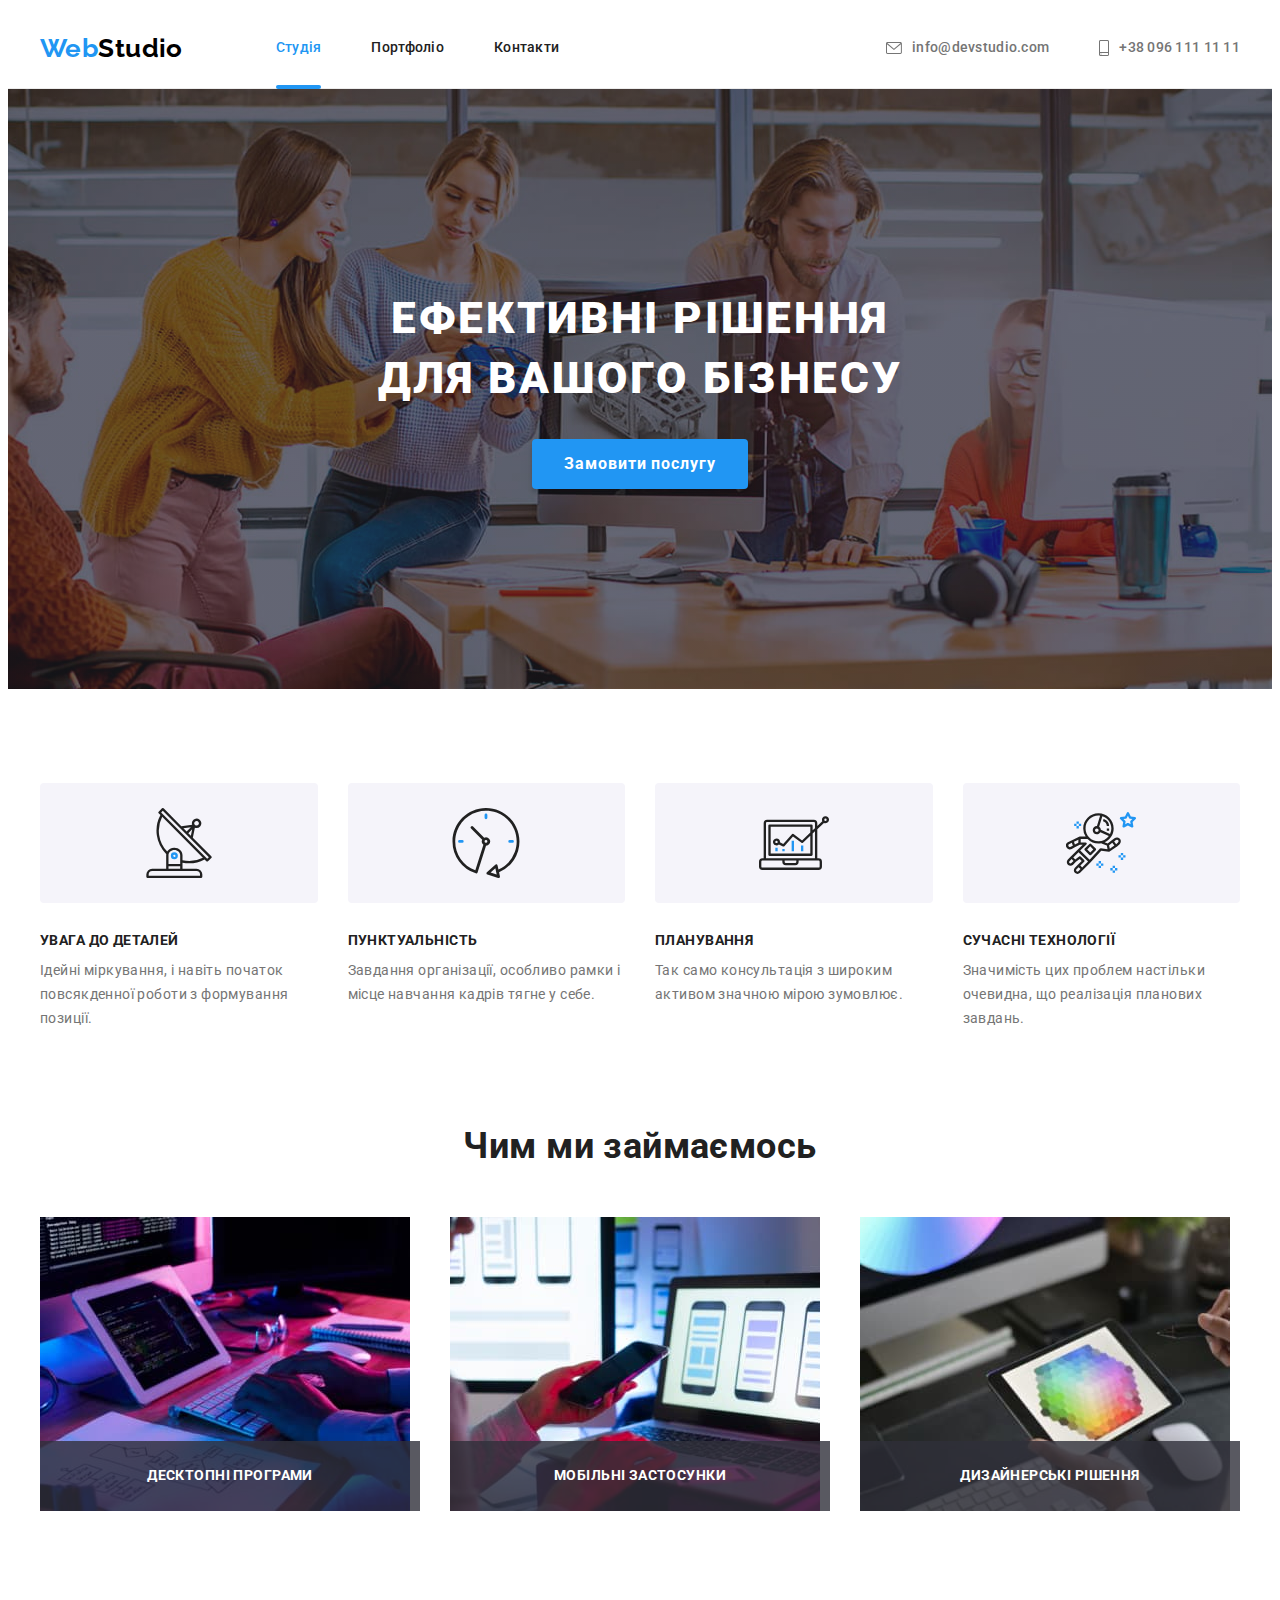
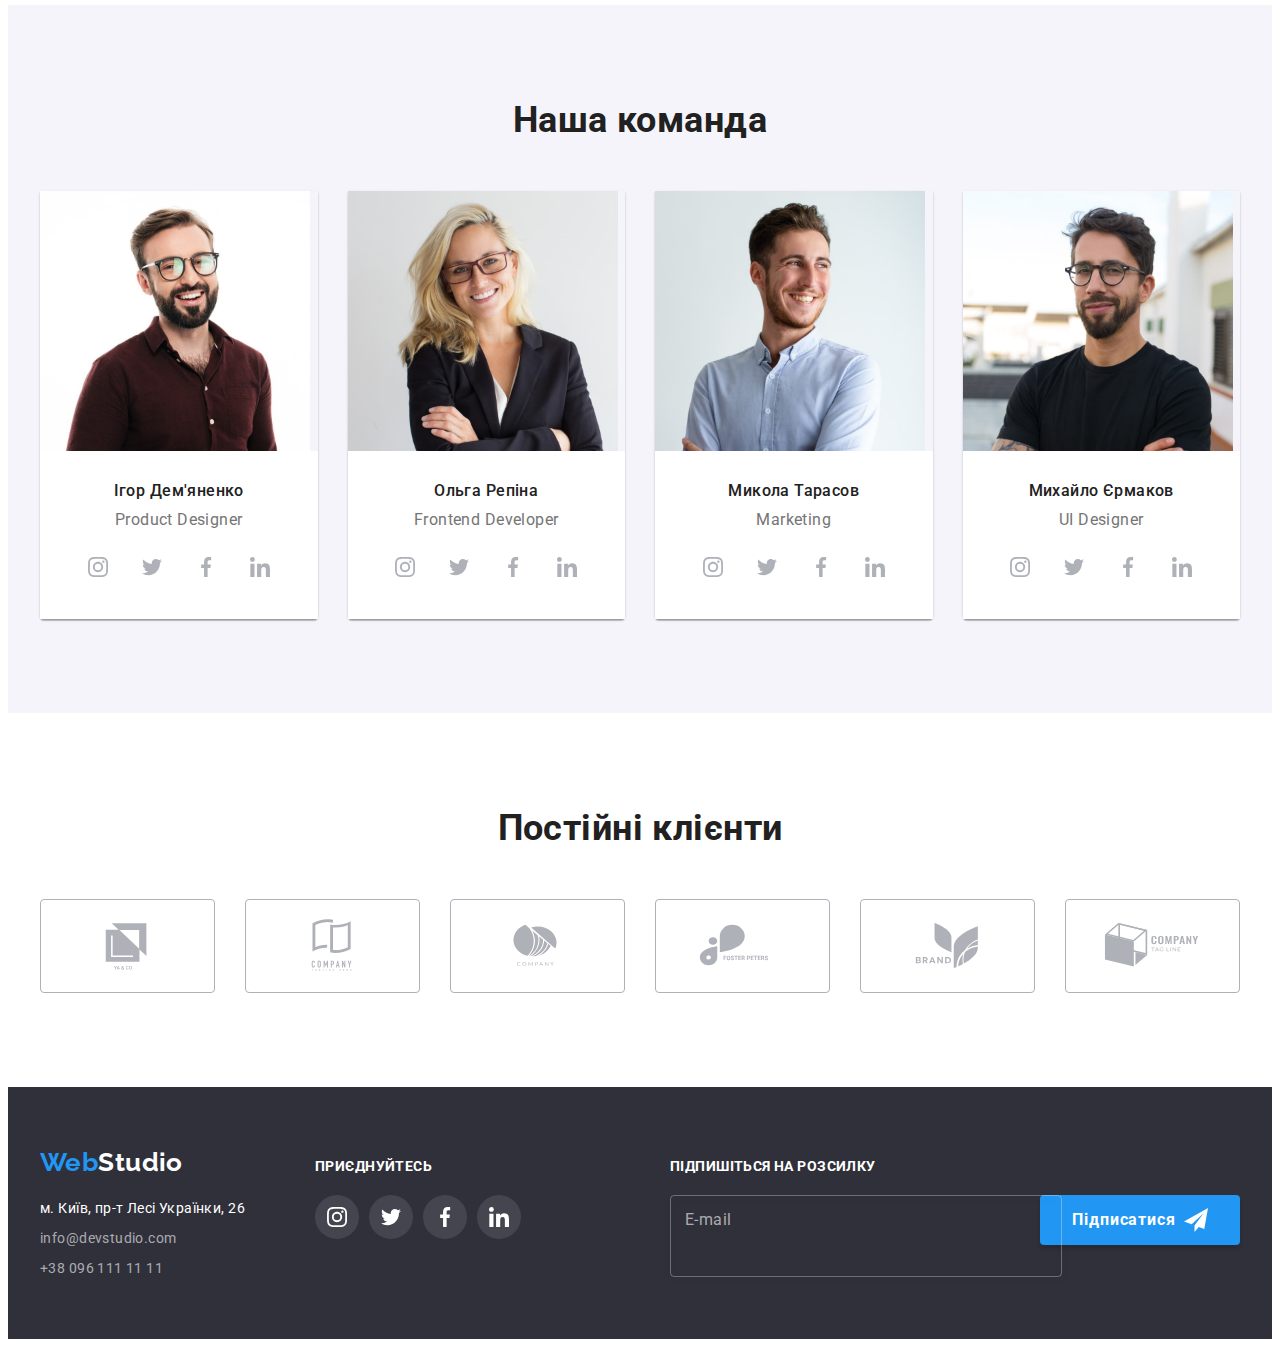
<file: index.html>
<!DOCTYPE html>
<html lang="uk">
  <head>
    <meta charset="UTF-8" />
    <meta http-equiv="X-UA-Compatible" content="IE=edge" />
    <meta name="viewport" content="width=device-width, initial-scale=1.0" />
    <title>WebStudio</title>
    <link rel="preconnect" href="https://fonts.googleapis.com" />
    <link rel="preconnect" href="https://fonts.gstatic.com" crossorigin />
    <link
      href="https://fonts.googleapis.com/css2?family=Raleway:wght@700&family=Roboto:wght@400;500;700;900&display=swap"
      rel="stylesheet"
    />
    <link
      rel="stylesheet"
      href="https://cdnjs.cloudflare.com/ajax/libs/modern-normalize/1.1.0/modern-normalize.min.css"
      integrity="sha512-wpPYUAdjBVSE4KJnH1VR1HeZfpl1ub8YT/NKx4PuQ5NmX2tKuGu6U/JRp5y+Y8XG2tV+wKQpNHVUX03MfMFn9Q=="
      crossorigin="anonymous"
      referrerpolicy="no-referrer"
    />
    <link rel="stylesheet" href="./css/main.min.css" />
  </head>

  <body class="body" data-page>
    <header class="header">
      <div class="header__container container">
        <a class="logo header__logo link" href="./index.html"
          >Web<span class="logo__header-style">Studio</span></a
        >
        <nav>
          <ul class="nav__list list">
            <li class="nav__current-item">
              <a class="nav__current-page nav__link link" href="./index.html"
                >Cтудія</a
              >
            </li>
            <li>
              <a class="nav__link link" href="./portfolio.html">Портфоліо</a>
            </li>
            <li>
              <a class="nav__link link" href="#address">Контакти</a>
            </li>
          </ul>
        </nav>
        <ul class="header__contacts list">
          <li>
            <a class="header__link link" href="mailto:info@devstudio.com"
              ><svg class="header__icon" width="16" height="12">
                <use href="./images/icons.svg#envelope"></use>
              </svg>
              info@devstudio.com</a
            >
          </li>
          <li>
            <a class="header__link link" href="tel:+380961111111"
              ><svg class="header__icon" width="10" height="16">
                <use href="./images/icons.svg#smartphone"></use>
              </svg>
              +38 096 111 11 11</a
            >
          </li>
        </ul>
      </div>
    </header>
    <main>
      <section class="hero">
        <div class="container">
          <h1 class="hero__title">Ефективні рішення для вашого бізнесу</h1>
          <button class="primary-btn" type="button" data-modal-open>
            Замовити послугу
          </button>
        </div>
      </section>
      <section class="advantages section">
        <div class="container">
          <h2 class="visually-hidden">Наші переваги</h2>
          <ul class="flex-list list">
            <li class="flex-list__item">
              <div class="advantages__icon-box">
                <svg class="advantages__icon" width="70" height="70">
                  <use
                    href="./images/icons.svg#antenna"
                    width="70"
                    height="70"
                  ></use>
                </svg>
              </div>
              <h3 class="advantages__subtitle">Увага до деталей</h3>
              <p class="advantages__text">
                Ідейні міркування, і навіть початок повсякденної роботи з
                формування позиції.
              </p>
            </li>
            <li class="flex-list__item">
              <div class="advantages__icon-box">
                <svg class="advantages__icon" width="70" height="70">
                  <use href="./images/icons.svg#clock"></use>
                </svg>
              </div>
              <h3 class="advantages__subtitle">Пунктуальність</h3>
              <p class="advantages__text">
                Завдання організації, особливо рамки і місце навчання кадрів
                тягне у себе.
              </p>
            </li>
            <li class="flex-list__item">
              <div class="advantages__icon-box">
                <svg class="advantages__icon" width="70" height="70">
                  <use
                    href="./images/icons.svg#diagram"
                    width="70"
                    height="70"
                  ></use>
                </svg>
              </div>
              <h3 class="advantages__subtitle">Планування</h3>
              <p class="advantages__text">
                Так само консультація з широким активом значною мірою зумовлює.
              </p>
            </li>
            <li class="flex-list__item">
              <div class="advantages__icon-box">
                <svg class="advantages__icon" width="70" height="70">
                  <use
                    href="./images/icons.svg#astronaut"
                    width="70"
                    height="70"
                  ></use>
                </svg>
              </div>
              <h3 class="advantages__subtitle">Сучасні технології</h3>
              <p class="advantages__text">
                Значимість цих проблем настільки очевидна, що реалізація
                планових завдань.
              </p>
            </li>
          </ul>
        </div>
      </section>
      <section class="our-work section">
        <div class="container">
          <h2 class="section-title">Чим ми займаємось</h2>
          <ul class="flex-list list">
            <li class="flex-list__item our-work__item">
              <img
                src="./images/img1.jpg"
                alt="Написання коду сайту"
                width="370"
                height="295"
              />
              <p class="our-work__txt">Десктопні програми</p>
            </li>
            <li class="flex-list__item our-work__item">
              <img
                src="./images/img2.jpg"
                alt="Розробка зовнішнього вигляду сайту"
                width="370"
                height="295"
              />
              <p class="our-work__txt">Мобільні застосунки</p>
            </li>
            <li class="flex-list__item our-work__item">
              <img
                src="./images/img3.jpg"
                alt="Підбір кольоровой палітри сайту"
                width="370"
                height="295"
              />
              <p class="our-work__txt">Дизайнерські рішення</p>
            </li>
          </ul>
        </div>
      </section>
      <section class="our-team section">
        <div class="container">
          <h2 class="section-title">Наша команда</h2>
          <ul class="flex-list list">
            <li class="our-team__item flex-list__item">
              <img
                src="./images/ihor.jpg"
                alt="Ігор Дем'яненко"
                width="270"
                height="260"
              />
              <div class="our-team__wrapper">
                <h3 class="our-team__subtitle">Ігор Дем'яненко</h3>
                <p class="our-team__text" lang="en">Product Designer</p>
                <ul class="social-list list">
                  <li class="social-item">
                    <a
                      class="social-list__item link"
                      href=""
                      aria-label="Instagram"
                    >
                      <svg class="social-list__icon" width="20" height="20">
                        <use href="./images/icons.svg#instagram"></use>
                      </svg>
                    </a>
                  </li>
                  <li class="social-item">
                    <a
                      class="social-list__item link"
                      href=""
                      aria-label="Twitter"
                    >
                      <svg class="social-list__icon" width="20" height="20">
                        <use href="./images/icons.svg#twitter"></use>
                      </svg>
                    </a>
                  </li>
                  <li class="social-item">
                    <a
                      class="social-list__item link"
                      href=""
                      aria-label="Facebook"
                    >
                      <svg class="social-list__icon" width="20" height="20">
                        <use href="./images/icons.svg#facebook"></use>
                      </svg>
                    </a>
                  </li>
                  <li class="social-item">
                    <a
                      class="social-list__item link"
                      href=""
                      aria-label="Linkedin"
                    >
                      <svg class="social-list__icon" width="20" height="20">
                        <use href="./images/icons.svg#linkedin"></use>
                      </svg>
                    </a>
                  </li>
                </ul>
              </div>
            </li>
            <li class="our-team__item flex-list__item">
              <img
                src="./images/olha.jpg"
                alt="Ольга Репіна"
                width="270"
                height="260"
              />
              <div class="our-team__wrapper">
                <h3 class="our-team__subtitle">Ольга Репіна</h3>
                <p class="our-team__text" lang="en">Frontend Developer</p>
                <ul class="social-list list">
                  <li class="social-item">
                    <a
                      class="social-list__item link"
                      href=""
                      aria-label="Instagram"
                    >
                      <svg class="social-list__icon" width="20" height="20">
                        <use href="./images/icons.svg#instagram"></use>
                      </svg>
                    </a>
                  </li>
                  <li class="social-item">
                    <a
                      class="social-list__item link"
                      href=""
                      aria-label="Twitter"
                    >
                      <svg class="social-list__icon" width="20" height="20">
                        <use href="./images/icons.svg#twitter"></use>
                      </svg>
                    </a>
                  </li>
                  <li class="social-item">
                    <a
                      class="social-list__item link"
                      href=""
                      aria-label="Facebook"
                    >
                      <svg class="social-list__icon" width="20" height="20">
                        <use href="./images/icons.svg#facebook"></use>
                      </svg>
                    </a>
                  </li>
                  <li class="social-item">
                    <a
                      class="social-list__item link"
                      href=""
                      aria-label="Linkedin"
                    >
                      <svg class="social-list__icon" width="20" height="20">
                        <use href="./images/icons.svg#linkedin"></use>
                      </svg>
                    </a>
                  </li>
                </ul>
              </div>
            </li>
            <li class="our-team__item flex-list__item">
              <img
                src="./images/mykola.jpg"
                alt="Микола Тарасов"
                width="270"
                height="260"
              />
              <div class="our-team__wrapper">
                <h3 class="our-team__subtitle">Микола Тарасов</h3>
                <p class="our-team__text" lang="en">Marketing</p>
                <ul class="social-list list">
                  <li class="social-item">
                    <a
                      class="social-list__item link"
                      href=""
                      aria-label="Instagram"
                    >
                      <svg class="social-list__icon" width="20" height="20">
                        <use href="./images/icons.svg#instagram"></use>
                      </svg>
                    </a>
                  </li>
                  <li class="social-item">
                    <a
                      class="social-list__item link"
                      href=""
                      aria-label="Twitter"
                    >
                      <svg class="social-list__icon" width="20" height="20">
                        <use href="./images/icons.svg#twitter"></use>
                      </svg>
                    </a>
                  </li>
                  <li class="social-item">
                    <a
                      class="social-list__item link"
                      href=""
                      aria-label="Facebook"
                    >
                      <svg class="social-list__icon" width="20" height="20">
                        <use href="./images/icons.svg#facebook"></use>
                      </svg>
                    </a>
                  </li>
                  <li class="social-item">
                    <a
                      class="social-list__item link"
                      href=""
                      aria-label="Linkedin"
                    >
                      <svg class="social-list__icon" width="20" height="20">
                        <use href="./images/icons.svg#linkedin"></use>
                      </svg>
                    </a>
                  </li>
                </ul>
              </div>
            </li>
            <li class="our-team__item flex-list__item">
              <img
                src="./images/mykhailo.jpg"
                alt="Михайло Єрмаков"
                width="270"
                height="260"
              />
              <div class="our-team__wrapper">
                <h3 class="our-team__subtitle">Михайло Єрмаков</h3>
                <p class="our-team__text" lang="en">UI Designer</p>
                <ul class="social-list list">
                  <li class="social-item">
                    <a
                      class="social-list__item link"
                      href=""
                      aria-label="Instagram"
                    >
                      <svg class="social-list__icon" width="20" height="20">
                        <use href="./images/icons.svg#instagram"></use>
                      </svg>
                    </a>
                  </li>
                  <li class="social-item">
                    <a
                      class="social-list__item link"
                      href=""
                      aria-label="Twitter"
                    >
                      <svg class="social-list__icon" width="20" height="20">
                        <use href="./images/icons.svg#twitter"></use>
                      </svg>
                    </a>
                  </li>
                  <li class="social-item">
                    <a
                      class="social-list__item link"
                      href=""
                      aria-label="Facebook"
                    >
                      <svg class="social-list__icon" width="20" height="20">
                        <use href="./images/icons.svg#facebook"></use>
                      </svg>
                    </a>
                  </li>
                  <li class="social-item">
                    <a
                      class="social-list__item link"
                      href=""
                      aria-label="Linkedin"
                    >
                      <svg class="social-list__icon" width="20" height="20">
                        <use href="./images/icons.svg#linkedin"></use>
                      </svg>
                    </a>
                  </li>
                </ul>
              </div>
            </li>
          </ul>
        </div>
      </section>
      <section class="clients section">
        <div class="container">
          <h2 class="section-title">Постійні клієнти</h2>
          <ul class="flex-list list">
            <li class="flex-list__item">
              <a href="" class="clients__link link" aria-label="YA & CO">
                <svg class="clients__icon" width="106" height="60">
                  <use href="./images/icons.svg#logo"></use>
                </svg>
              </a>
            </li>
            <li class="flex-list__item">
              <a
                href=""
                class="clients__link link"
                aria-label="Company Tagline Here"
              >
                <svg class="clients__icon" width="106" height="60">
                  <use href="./images/icons.svg#logo-1"></use>
                </svg>
              </a>
            </li>
            <li class="flex-list__item">
              <a href="" class="clients__link link" aria-label="Company">
                <svg class="clients__icon" width="106" height="60">
                  <use href="./images/icons.svg#logo-2"></use>
                </svg>
              </a>
            </li>
            <li class="flex-list__item">
              <a href="" class="clients__link link" aria-label="FOSTER PETERS">
                <svg class="clients__icon" width="106" height="60">
                  <use href="./images/icons.svg#logo-3"></use>
                </svg>
              </a>
            </li>
            <li class="flex-list__item">
              <a href="" class="clients__link link" aria-label="Brand">
                <svg class="clients__icon" width="106" height="60">
                  <use href="./images/icons.svg#logo-4"></use>
                </svg>
              </a>
            </li>
            <li class="flex-list__item">
              <a
                href=""
                class="clients__link link"
                aria-label="Company Tag Line"
              >
                <svg class="clients__icon" width="106" height="60">
                  <use href="./images/icons.svg#logo-5"></use>
                </svg>
              </a>
            </li>
          </ul>
        </div>
      </section>
    </main>
    <footer class="footer">
      <div class="container">
        <div class="footer__group">
          <div class="footer__align">
            <a class="logo link" href="./index.html"
              >Web<span class="footer__logo">Studio</span></a
            >
            <address class="address" id="address">
              <ul class="list">
                <li class="address__item">
                  <a
                    class="address__street link"
                    href="https://goo.gl/maps/yVWfpNULPEzSVUcbA"
                    >м. Київ, пр-т Лесі Українки, 26</a
                  >
                </li>
                <li class="address__item">
                  <a
                    class="address__contacts link"
                    href="mailto:info@devstudio.com"
                    >info@devstudio.com</a
                  >
                </li>
                <li class="address__item">
                  <a class="address__contacts link" href="tel:+380961111111"
                    >+38 096 111 11 11</a
                  >
                </li>
              </ul>
            </address>
          </div>
          <div class="footer__align">
            <strong class="footer__title">Приєднуйтесь</strong>
            <ul class="social-list list">
              <li class="social-item">
                <a
                  class="social-list__item social-list__item--footer link"
                  href=""
                  aria-label="Instagram"
                >
                  <svg class="social-list__icon" width="20" height="20">
                    <use href="./images/icons.svg#instagram"></use>
                  </svg>
                </a>
              </li>
              <li class="social-item">
                <a
                  class="social-list__item social-list__item--footer link"
                  href=""
                  aria-label="Twitter"
                >
                  <svg class="social-list__icon" width="20" height="20">
                    <use href="./images/icons.svg#twitter"></use>
                  </svg>
                </a>
              </li>
              <li class="social-item">
                <a
                  class="social-list__item social-list__item--footer link"
                  href=""
                  aria-label="Facebook"
                >
                  <svg class="social-list__icon" width="20" height="20">
                    <use href="./images/icons.svg#facebook"></use>
                  </svg>
                </a>
              </li>
              <li class="social-item">
                <a
                  class="social-list__item social-list__item--footer link"
                  href=""
                  aria-label="Linkedin"
                >
                  <svg class="social-list__icon" width="20" height="20">
                    <use href="./images/icons.svg#linkedin"></use>
                  </svg>
                </a>
              </li>
            </ul>
          </div>
          <form class="subscribe footer__align">
            <strong class="footer__title">Підпишіться на розсилку</strong>
            <div class="subscribe__wrap">
              <label class="subscribe__group">
                <input
                  class="subscribe__input"
                  type="email"
                  name="subscribe-eamil"
                  placeholder="example@mail.com"
                  required
                />
                <span class="subscribe__label">E-mail</span>
              </label>
              <button type="submit" class="primary-btn primary-btn--icon">
                Підписатися<svg class="subscribe__icon" width="24" height="24">
                  <use href="./images/icons.svg#icon-send"></use>
                </svg>
              </button>
            </div>
          </form>
        </div>
      </div>
    </footer>

    <div class="backdrop backdrop--is-hidden" data-modal>
      <div class="modal">
        <button class="modal__btn" data-modal-close>
          <svg class="modal__btn-icon" width="18" height="18">
            <use href="./images/icons.svg#icon-close"></use>
          </svg>
        </button>

        <form class="regiser-form" name="regiser-form">
          <strong class="register-form__title"
            >Залиште свої данні, ми вам зателефонуємо</strong
          >
          <div class="register-form__group" role="group">
            <label class="register-form__wrap"
              >Ім'я
              <input type="text" class="register-form__input" />
              <svg class="register-form__icon" width="18" height="18">
                <use href="./images/icons.svg#name-icon"></use>
              </svg>
            </label>
            <label class="register-form__wrap"
              >Пошта
              <input type="email" class="register-form__input" />
              <svg class="register-form__icon" width="18" height="18">
                <use href="./images/icons.svg#email-icon"></use>
              </svg>
            </label>
            <label class="register-form__wrap"
              >Телефон
              <input type="tel" class="register-form__input" />
              <svg class="register-form__icon" width="18" height="18">
                <use href="./images/icons.svg#phone-icon"></use>
              </svg>
            </label>
            <label class="register-form__wrap"
              >Коментар
              <textarea
                class="register-form__message"
                placeholder="Введіть текст"
              ></textarea>
            </label>
          </div>
          <label class="register-form__agreement">
            <input
              class="register-form__checkbox visually-hidden"
              type="checkbox"
              name="agreement"
            />
            <svg class="register-form__agriment-icon" width="16" height="16">
              <use
                class="register-form__icon-uncheck"
                href="./images/icons.svg#check-box"
              ></use>
              <use
                class="register-form__icon-checkd"
                href="./images/icons.svg#checkd-icon"
              ></use>
            </svg>
            Погоджуюсь на розсилку та приймаю &nbsp;
            <a class="register-form__agreement-link" href="">Умови договору</a>
          </label>

          <button class="primary-btn" type="submit">Відправити</button>
        </form>
      </div>
    </div>

    <!-- <script src="./js/header-scroll.js"></script> -->
    <script src="./js/modal.js"></script>
  </body>
</html>
</file>
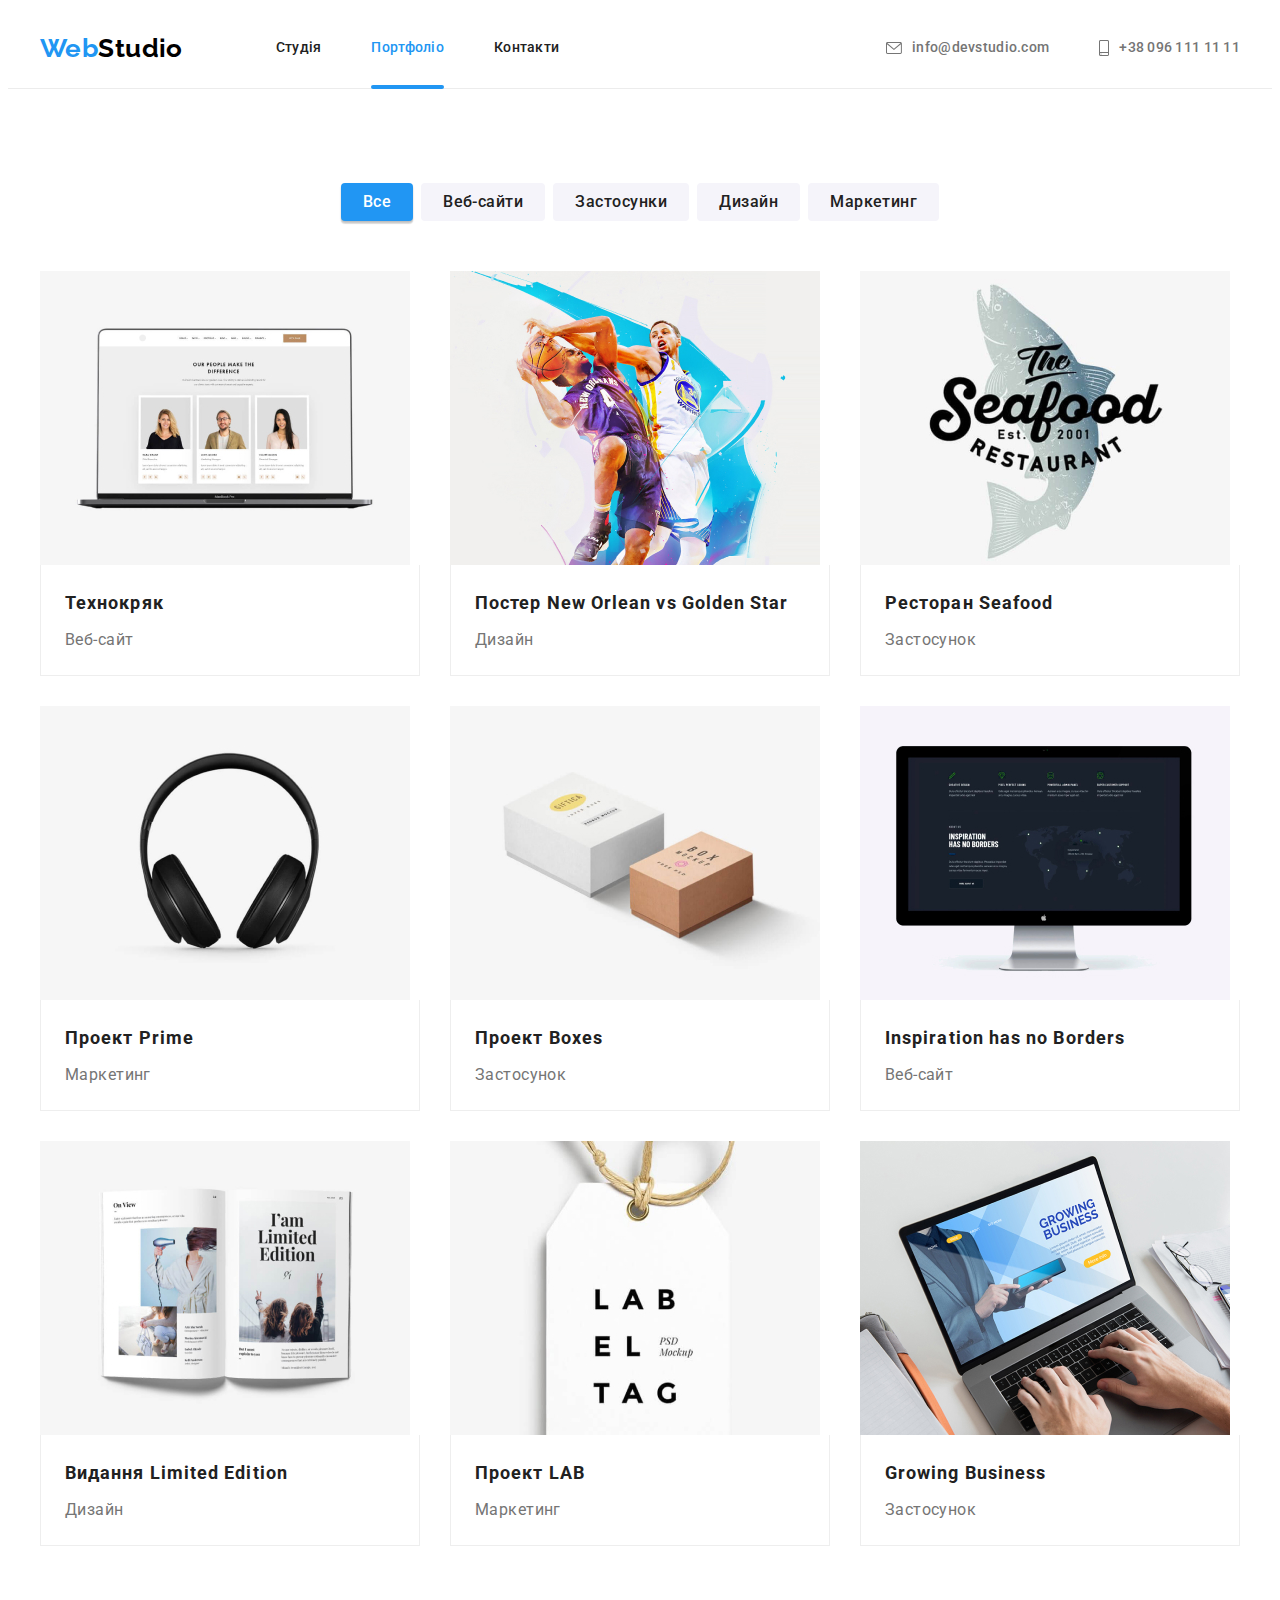
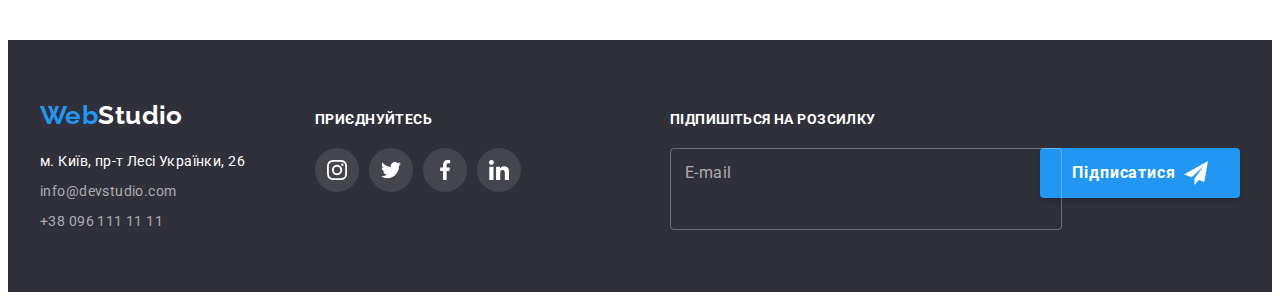
<file: portfolio.html>
<!DOCTYPE html>
<html lang="uk">
  <head>
    <meta charset="UTF-8" />
    <meta http-equiv="X-UA-Compatible" content="IE=edge" />
    <meta name="viewport" content="width=device-width, initial-scale=1.0" />
    <title>Portfolio - WebStudio</title>
    <link rel="preconnect" href="https://fonts.googleapis.com" />
    <link rel="preconnect" href="https://fonts.gstatic.com" crossorigin />
    <link
      href="https://fonts.googleapis.com/css2?family=Raleway:wght@700&family=Roboto:wght@400;500;700;900&display=swap"
      rel="stylesheet"
    />
    <link
      rel="stylesheet"
      href="https://cdnjs.cloudflare.com/ajax/libs/modern-normalize/1.1.0/modern-normalize.min.css"
      integrity="sha512-wpPYUAdjBVSE4KJnH1VR1HeZfpl1ub8YT/NKx4PuQ5NmX2tKuGu6U/JRp5y+Y8XG2tV+wKQpNHVUX03MfMFn9Q=="
      crossorigin="anonymous"
      referrerpolicy="no-referrer"
    />
    <link rel="stylesheet" href="./css/main.min.css" />
  </head>

  <body class="body">
    <header class="header">
      <div class="header__container container">
        <a class="logo header__logo link" href="./index.html"
          >Web<span class="logo__header-style">Studio</span></a
        >
        <nav class="nav">
          <ul class="nav__list list">
            <li><a class="nav__link link" href="./index.html">Cтудія</a></li>
            <li class="nav__current-item">
              <a
                class="nav__current-page nav__link link"
                href="./portfolio.html"
                >Портфоліо</a
              >
            </li>
            <li><a class="nav__link link" href="#address">Контакти</a></li>
          </ul>
        </nav>
        <ul class="header__contacts list">
          <li>
            <a class="header__link link" href="mailto:info@devstudio.com"
              ><svg class="header__icon" width="16" height="12">
                <use href="./images/icons.svg#envelope"></use>
              </svg>
              info@devstudio.com
            </a>
          </li>
          <li>
            <a class="header__link link" href="tel:+380961111111"
              ><svg class="header__icon" width="10" height="16">
                <use href="./images/icons.svg#smartphone"></use>
              </svg>
              +38 096 111 11 11
            </a>
          </li>
        </ul>
      </div>
    </header>
    <main>
      <section class="portfolio section">
        <div class="container">
          <h1 class="visually-hidden">Портфоліо</h1>
          <ul class="portfolio__filter list">
            <li>
              <button class="filter-btn filter-btn--current" type="button">
                Все
              </button>
            </li>
            <li>
              <button class="filter-btn" type="button">Веб-сайти</button>
            </li>
            <li>
              <button class="filter-btn" type="button">Застосунки</button>
            </li>
            <li>
              <button class="filter-btn" type="button">Дизайн</button>
            </li>
            <li>
              <button class="filter-btn" type="button">Маркетинг</button>
            </li>
          </ul>
          <ul class="flex-list list">
            <li class="flex-list__item">
              <a class="portfolio__card link" href="">
                <div class="portfolio__contain">
                  <img
                    src="images/portfolio-img/img-11.jpg"
                    alt="Сайт Технокряк"
                    width="370"
                    height="294"
                  />
                  <p class="portfolio__text">
                    Ресурс пропонує комплексні пропозиції з різним рівнем
                    функціоналу та сервісів. Все це дозволить відвідувачу
                    отримати вичерпні відомості про компанію чи приватну особу.
                  </p>
                </div>
                <div class="portfolio__wrapper">
                  <h2 class="portfolio__subtitle">Технокряк</h2>
                  <p class="portfolio__description">Веб-сайт</p>
                </div>
              </a>
            </li>
            <li class="flex-list__item">
              <a class="portfolio__card link" href="">
                <div class="portfolio__contain">
                  <img
                    src="images/portfolio-img/img-12.jpg"
                    alt="Постер New Orlean vs Golden Star"
                    width="370"
                    height="294"
                  />
                  <p class="portfolio__text">
                    Ресурс пропонує комплексні пропозиції з різним рівнем
                    функціоналу та сервісів. Все це дозволить відвідувачу
                    отримати вичерпні відомості про компанію чи приватну особу.
                  </p>
                </div>
                <div class="portfolio__wrapper">
                  <h2 class="portfolio__subtitle">
                    Постер New Orlean vs Golden Star
                  </h2>
                  <p class="portfolio__description">Дизайн</p>
                </div>
              </a>
            </li>
            <li class="flex-list__item">
              <a class="portfolio__card link" href="">
                <div class="portfolio__contain">
                  <img
                    src="images/portfolio-img/img-13.jpg"
                    alt="Ресторан Seafood"
                    width="370"
                    height="294"
                  />
                  <p class="portfolio__text">
                    Ресурс пропонує комплексні пропозиції з різним рівнем
                    функціоналу та сервісів. Все це дозволить відвідувачу
                    отримати вичерпні відомості про компанію чи приватну особу.
                  </p>
                </div>
                <div class="portfolio__wrapper">
                  <h2 class="portfolio__subtitle">Ресторан Seafood</h2>
                  <p class="portfolio__description">Застосунок</p>
                </div>
              </a>
            </li>
            <li class="flex-list__item">
              <a class="portfolio__card link" href="">
                <div class="portfolio__contain">
                  <img
                    src="images/portfolio-img/img-14.jpg"
                    alt="Навушники"
                    width="370"
                    height="294"
                  />
                  <p class="portfolio__text">
                    Ресурс пропонує комплексні пропозиції з різним рівнем
                    функціоналу та сервісів. Все це дозволить відвідувачу
                    отримати вичерпні відомості про компанію чи приватну особу.
                  </p>
                </div>
                <div class="portfolio__wrapper">
                  <h2 class="portfolio__subtitle">Проект Prime</h2>
                  <p class="portfolio__description">Маркетинг</p>
                </div>
              </a>
            </li>
            <li class="flex-list__item">
              <a class="portfolio__card link" href="">
                <div class="portfolio__contain">
                  <img
                    src="images/portfolio-img/img-15.jpg"
                    alt="Дві коробки"
                    width="370"
                    height="294"
                  />
                  <p class="portfolio__text">
                    Ресурс пропонує комплексні пропозиції з різним рівнем
                    функціоналу та сервісів. Все це дозволить відвідувачу
                    отримати вичерпні відомості про компанію чи приватну особу.
                  </p>
                </div>
                <div class="portfolio__wrapper">
                  <h2 class="portfolio__subtitle">Проект Boxes</h2>
                  <p class="portfolio__description">Застосунок</p>
                </div>
              </a>
            </li>
            <li class="flex-list__item">
              <a class="portfolio__card link" href="">
                <div class="portfolio__contain">
                  <img
                    src="images/portfolio-img/img-16.jpg"
                    alt="Сайт Inspiration has no Borders"
                    width="370"
                    height="294"
                  />
                  <p class="portfolio__text">
                    Ресурс пропонує комплексні пропозиції з різним рівнем
                    функціоналу та сервісів. Все це дозволить відвідувачу
                    отримати вичерпні відомості про компанію чи приватну особу.
                  </p>
                </div>
                <div class="portfolio__wrapper">
                  <h2 class="portfolio__subtitle">
                    Inspiration has no Borders
                  </h2>
                  <p class="portfolio__description">Веб-сайт</p>
                </div>
              </a>
            </li>
            <li class="flex-list__item">
              <a class="portfolio__card link" href="">
                <div class="portfolio__contain">
                  <img
                    src="images/portfolio-img/img-17.jpg"
                    alt="Экземпляр видання Limited Edition"
                    width="370"
                    height="294"
                  />
                  <p class="portfolio__text">
                    Ресурс пропонує комплексні пропозиції з різним рівнем
                    функціоналу та сервісів. Все це дозволить відвідувачу
                    отримати вичерпні відомості про компанію чи приватну особу.
                  </p>
                </div>
                <div class="portfolio__wrapper">
                  <h2 class="portfolio__subtitle">Видання Limited Edition</h2>
                  <p class="portfolio__description">Дизайн</p>
                </div>
              </a>
            </li>
            <li class="flex-list__item">
              <a class="portfolio__card link" href="">
                <div class="portfolio__contain">
                  <img
                    src="images/portfolio-img/img-18.jpg"
                    alt="Логотип LAB"
                    width="370"
                    height="294"
                  />
                  <p class="portfolio__text">
                    Ресурс пропонує комплексні пропозиції з різним рівнем
                    функціоналу та сервісів. Все це дозволить відвідувачу
                    отримати вичерпні відомості про компанію чи приватну особу.
                  </p>
                </div>
                <div class="portfolio__wrapper">
                  <h2 class="portfolio__subtitle">Проект LAB</h2>
                  <p class="portfolio__description">Маркетинг</p>
                </div>
              </a>
            </li>
            <li class="flex-list__item">
              <a class="portfolio__card link" href="">
                <div class="portfolio__contain">
                  <img
                    src="images/portfolio-img/img-19.jpg"
                    alt="Сайт Growing Business"
                    width="370"
                    height="294"
                  />
                  <p class="portfolio__text">
                    Ресурс пропонує комплексні пропозиції з різним рівнем
                    функціоналу та сервісів. Все це дозволить відвідувачу
                    отримати вичерпні відомості про компанію чи приватну особу.
                  </p>
                </div>
                <div class="portfolio__wrapper">
                  <h2 class="portfolio__subtitle">Growing Business</h2>
                  <p class="portfolio__description">Застосунок</p>
                </div>
              </a>
            </li>
          </ul>
        </div>
      </section>
    </main>
    <footer class="footer">
      <div class="container">
        <div class="footer__group">
          <div class="footer__align">
            <a class="logo link" href="./index.html"
              >Web<span class="footer__logo">Studio</span></a
            >
            <address class="address" id="address">
              <ul class="list">
                <li class="address__item">
                  <a
                    class="address__street link"
                    href="https://goo.gl/maps/yVWfpNULPEzSVUcbA"
                    >м. Київ, пр-т Лесі Українки, 26</a
                  >
                </li>
                <li class="address__item">
                  <a
                    class="address__contacts link"
                    href="mailto:info@devstudio.com"
                    >info@devstudio.com</a
                  >
                </li>
                <li class="address__item">
                  <a class="address__contacts link" href="tel:+380961111111"
                    >+38 096 111 11 11</a
                  >
                </li>
              </ul>
            </address>
          </div>
          <div class="footer__align">
            <strong class="footer__title">Приєднуйтесь</strong>
            <ul class="social-list list">
              <li class="social-item">
                <a
                  class="social-list__item social-list__item--footer link"
                  href=""
                  aria-label="Instagram"
                >
                  <svg class="social-list__icon" width="20" height="20">
                    <use href="./images/icons.svg#instagram"></use>
                  </svg>
                </a>
              </li>
              <li class="social-item">
                <a
                  class="social-list__item social-list__item--footer link"
                  href=""
                  aria-label="Twitter"
                >
                  <svg class="social-list__icon" width="20" height="20">
                    <use href="./images/icons.svg#twitter"></use>
                  </svg>
                </a>
              </li>
              <li class="social-item">
                <a
                  class="social-list__item social-list__item--footer link"
                  href=""
                  aria-label="Facebook"
                >
                  <svg class="social-list__icon" width="20" height="20">
                    <use href="./images/icons.svg#facebook"></use>
                  </svg>
                </a>
              </li>
              <li class="social-item">
                <a
                  class="social-list__item social-list__item--footer link"
                  href=""
                  aria-label="Linkedin"
                >
                  <svg class="social-list__icon" width="20" height="20">
                    <use href="./images/icons.svg#linkedin"></use>
                  </svg>
                </a>
              </li>
            </ul>
          </div>
          <form class="subscribe footer__align">
            <strong class="footer__title">Підпишіться на розсилку</strong>
            <div class="subscribe__wrap">
              <label class="subscribe__group">
                <input
                  class="subscribe__input"
                  type="email"
                  name="subscribe-eamil"
                  placeholder="example@mail.com"
                  required
                />
                <span class="subscribe__label">E-mail</span>
              </label>
              <button type="submit" class="primary-btn primary-btn--icon">
                Підписатися<svg class="subscribe__icon" width="24" height="24">
                  <use href="./images/icons.svg#icon-send"></use>
                </svg>
              </button>
            </div>
          </form>
        </div>
      </div>
    </footer>
  </body>
</html>
</file>
<file: css/main.min.css>
:root{--main-font: "roboto", sans-serif;--secondary-font: "raleway", sans-serif;--main-txt-col: #757575;--secondary-txt-col: #212121;--accent-txt-col: #2196f3;--dark-txt-col: #000;--light-txt-col: #fff;--footer-txt-col: rgba(255, 255, 255, 0.6);--main-bgc: #2f303a;--secondary-bgc: #f5f4fa;--hero-bgc: #c4c4c4;--accent-btn-bgc: #2196f3;--header-border: #ececec;--portfolio-border: #eeeeee;--hero-btn-focus: #188ce8;--social-icon: #afb1b8;--flex-gap: 30px;--flex-quantity: 3;--main-transition: 250ms cubic-bezier(0.4, 0, 0.2, 1)}.visually-hidden{position:absolute;white-space:nowrap;width:1px;height:1px;overflow:hidden;border:0;padding:0;clip:rect(0 0 0 0);-webkit-clip-path:inset(50%);clip-path:inset(50%);margin:-1px}:root{scroll-behavior:smooth}.body{font-family:var(--main-font);font-size:14px;line-height:1.71;letter-spacing:.03em;color:var(--main-txt-col)}.body--no-scroll{overflow:hidden}.link{color:currentColor;text-decoration:none}.list{list-style:none}ul,ol{margin:0;padding:0}h1,h2,h3,h4,h5,h6,p{margin:0}img{display:block;max-width:100%;height:auto}.container{width:1200px;padding-left:15px;padding-right:15px;margin-left:auto;margin-right:auto}.section{padding-top:94px;padding-bottom:94px}.flex-list{display:-webkit-box;display:-ms-flexbox;display:flex;gap:var(--flex-gap);-ms-flex-wrap:wrap;flex-wrap:wrap}.flex-list__item{-ms-flex-preferred-size:calc((100% - (var(--flex-quantity) - 1)*var(--flex-gap))/var(--flex-quantity));flex-basis:calc((100% - (var(--flex-quantity) - 1)*var(--flex-gap))/var(--flex-quantity))}.logo{font-family:var(--secondary-font);font-weight:700;font-size:26px;line-height:1.19;color:var(--accent-txt-col)}.logo__header-style{color:var(--dark-txt-col)}.header__logo{margin-right:93px}.footer__logo{color:var(--light-txt-col)}.nav__list{display:-webkit-box;display:-ms-flexbox;display:flex;color:var(--secondary-txt-col);gap:50px}.nav__current-item{position:relative}.nav__current-page{color:var(--accent-txt-col)}.nav__current-page::after{position:absolute;bottom:-1px;display:block;content:"";width:100%;height:4px;background-color:var(--accent-btn-bgc);border-radius:2px}.nav__link{display:block;font-weight:500;line-height:1.14;letter-spacing:.02em;padding-top:32px;padding-bottom:32px;-webkit-transition:color var(--main-transition);transition:color var(--main-transition)}.nav__link:hover,.nav__link:focus{color:var(--accent-txt-col)}.primary-btn{font-family:inherit;font-weight:700;font-size:16px;line-height:1.88;display:-webkit-box;display:-ms-flexbox;display:flex;-webkit-box-align:center;-ms-flex-align:center;align-items:center;-webkit-box-pack:center;-ms-flex-pack:center;justify-content:center;text-align:center;letter-spacing:.06em;color:var(--light-txt-col);background-color:var(--accent-btn-bgc);cursor:pointer;margin-left:auto;margin-right:auto;min-width:200px;border:none;-webkit-box-shadow:0px 4px 4px rgba(0,0,0,.15);box-shadow:0px 4px 4px rgba(0,0,0,.15);border-radius:4px;padding:10px 32px;-webkit-transition:background-color var(--main-transition);transition:background-color var(--main-transition)}.primary-btn:hover,.primary-btn:focus{background-color:var(--hero-btn-focus)}.primary-btn--icon{gap:8px;padding:10px 28px}.filter-btn{font-family:inherit;font-weight:500;font-size:16px;line-height:1.62;letter-spacing:.03em;color:var(--secondary-txt-col);background-color:var(--secondary-bgc);cursor:pointer;border:none;border-radius:4px;padding:6px 22px;-webkit-transition:color var(--main-transition),background-color var(--main-transition),-webkit-box-shadow var(--main-transition);transition:color var(--main-transition),background-color var(--main-transition),-webkit-box-shadow var(--main-transition);transition:color var(--main-transition),background-color var(--main-transition),box-shadow var(--main-transition);transition:color var(--main-transition),background-color var(--main-transition),box-shadow var(--main-transition),-webkit-box-shadow var(--main-transition)}.filter-btn:hover,.filter-btn:focus,.filter-btn--current{color:var(--light-txt-col);background-color:var(--accent-btn-bgc);-webkit-box-shadow:0px 3px 1px rgba(0,0,0,.1),0px 1px 2px rgba(0,0,0,.08),0px 2px 2px rgba(0,0,0,.12);box-shadow:0px 3px 1px rgba(0,0,0,.1),0px 1px 2px rgba(0,0,0,.08),0px 2px 2px rgba(0,0,0,.12)}.section-title{font-weight:700;font-size:36px;line-height:1.17;text-align:center;color:var(--secondary-txt-col);margin-bottom:50px}.social-list{display:-webkit-box;display:-ms-flexbox;display:flex;gap:10px;-webkit-box-pack:center;-ms-flex-pack:center;justify-content:center}.social-list__item{display:-webkit-box;display:-ms-flexbox;display:flex;-webkit-box-align:center;-ms-flex-align:center;align-items:center;-webkit-box-pack:center;-ms-flex-pack:center;justify-content:center;width:44px;height:44px;color:var(--social-icon);border-radius:50%;-webkit-transition:color var(--main-transition),background-color var(--main-transition);transition:color var(--main-transition),background-color var(--main-transition)}.social-list__item:hover,.social-list__item:focus{color:var(--light-txt-col);background-color:var(--accent-btn-bgc)}.social-list__icon{fill:currentColor}.social-list__item--footer{color:var(--light-txt-col);background-color:rgba(255,255,255,.1)}.address{font-style:inherit}.address__item{line-height:1.5}.address__item:not(:last-child){margin-bottom:9px}.address__street{color:var(--light-txt-col);-webkit-transition:color var(--main-transition);transition:color var(--main-transition)}.address__street:hover,.address__street:focus{color:var(--footer-txt-col)}.address__contacts{color:var(--footer-txt-col);-webkit-transition:color var(--main-transition);transition:color var(--main-transition)}.address__contacts:hover,.address__contacts:focus{color:var(--light-txt-col)}.subscribe__wrap{display:-webkit-box;display:-ms-flexbox;display:flex;gap:12px}.subscribe__group{position:relative;width:358px;height:50px}.subscribe__label{position:absolute;left:15px;top:50%;-webkit-transform:translateY(-50%);transform:translateY(-50%);font-size:16px;line-height:1.25;color:var(--footer-txt-col);-webkit-transition:opacity var(--main-transition);transition:opacity var(--main-transition);cursor:text}.subscribe__input:not(:-moz-placeholder-shown)+.subscribe__label{opacity:0}.subscribe__input:not(:-ms-input-placeholder)+.subscribe__label{opacity:0}.subscribe__input:not(:placeholder-shown)+.subscribe__label,.subscribe__input:focus-within+.subscribe__label{opacity:0}.subscribe__input{width:100%;height:100%;background-color:rgba(0,0,0,0);outline:rgba(0,0,0,0);padding:15px 16px;font-size:16px;line-height:1.25;color:var(--light-txt-col);border:1px solid rgba(255,255,255,.3);-webkit-filter:drop-shadow(0px 4px 4px rgba(0, 0, 0, 0.15));filter:drop-shadow(0px 4px 4px rgba(0, 0, 0, 0.15));border-radius:4px;-webkit-transition:border-color var(--main-transition);transition:border-color var(--main-transition)}.subscribe__input:not(:-moz-placeholder-shown){border-color:var(--light-txt-col)}.subscribe__input:not(:-ms-input-placeholder){border-color:var(--light-txt-col)}.subscribe__input:focus,.subscribe__input:hover,.subscribe__input:not(:placeholder-shown){border-color:var(--light-txt-col)}.subscribe__input::-webkit-input-placeholder{opacity:0;-webkit-transition:opacity var(--main-transition);transition:opacity var(--main-transition)}.subscribe__input::-moz-placeholder{opacity:0;-moz-transition:opacity var(--main-transition);transition:opacity var(--main-transition)}.subscribe__input:-ms-input-placeholder{opacity:0;-ms-transition:opacity var(--main-transition);transition:opacity var(--main-transition)}.subscribe__input::-ms-input-placeholder{opacity:0;-ms-transition:opacity var(--main-transition);transition:opacity var(--main-transition)}.subscribe__input::placeholder{opacity:0;-webkit-transition:opacity var(--main-transition);transition:opacity var(--main-transition)}.subscribe__input:focus-within::-webkit-input-placeholder{opacity:1}.subscribe__input:focus-within::-moz-placeholder{opacity:1}.subscribe__input:focus-within:-ms-input-placeholder{opacity:1}.subscribe__input:focus-within::-ms-input-placeholder{opacity:1}.subscribe__input:focus-within::placeholder{opacity:1}.backdrop{position:fixed;top:0;left:0;z-index:10;width:100vw;height:100vh;background-color:rgba(0,0,0,.2);-webkit-transition:opacity var(--main-transition),visibility var(--main-transition);transition:opacity var(--main-transition),visibility var(--main-transition)}.backdrop--is-hidden{opacity:0;visibility:hidden;pointer-events:none}.modal{position:absolute;top:50%;left:50%;-webkit-transform:translate(-50%, -50%) scale(1);transform:translate(-50%, -50%) scale(1);width:528px;height:581px;background-color:var(--light-txt-col);border-radius:4px;padding:40px;-webkit-transition:-webkit-transform var(--main-transition);transition:-webkit-transform var(--main-transition);transition:transform var(--main-transition);transition:transform var(--main-transition), -webkit-transform var(--main-transition)}.backdrop--is-hidden .modal{-webkit-transform:translate(-50%, -50%) scale(-1.2);transform:translate(-50%, -50%) scale(-1.2)}.modal__btn{position:absolute;top:8px;right:8px;display:-webkit-box;display:-ms-flexbox;display:flex;-webkit-box-align:center;-ms-flex-align:center;align-items:center;-webkit-box-pack:center;-ms-flex-pack:center;justify-content:center;width:30px;height:30px;padding:0;border-radius:50%;border:1px solid rgba(0,0,0,.1);-webkit-box-shadow:0px 1px 3px rgba(0,0,0,.12);box-shadow:0px 1px 3px rgba(0,0,0,.12);background-color:rgba(0,0,0,0);cursor:pointer;-webkit-transition:color var(--main-transition),-webkit-box-shadow var(--main-transition);transition:color var(--main-transition),-webkit-box-shadow var(--main-transition);transition:box-shadow var(--main-transition),color var(--main-transition);transition:box-shadow var(--main-transition),color var(--main-transition),-webkit-box-shadow var(--main-transition)}.modal__btn:hover,.modal__btn:focus{-webkit-box-shadow:0px 1px 3px rgba(0,0,0,.12),0px 1px 1px rgba(0,0,0,.14),0px 2px 1px rgba(0,0,0,.2);box-shadow:0px 1px 3px rgba(0,0,0,.12),0px 1px 1px rgba(0,0,0,.14),0px 2px 1px rgba(0,0,0,.2);color:var(--accent-btn-bgc)}.modal__btn-icon{fill:currentColor}.register-form__title{display:block;margin-bottom:12px;font-size:20px;line-height:1.15;text-align:center;color:var(--secondary-txt-col)}.register-form__group{margin-bottom:20px}.register-form__wrap{display:-webkit-box;display:-ms-flexbox;display:flex;-webkit-box-orient:vertical;-webkit-box-direction:normal;-ms-flex-direction:column;flex-direction:column;gap:4px;position:relative;margin-bottom:10px;font-size:12px;line-height:1.17;letter-spacing:.01em;cursor:pointer}.register-form__wrap:last-child{margin-bottom:0}.register-form__input{height:40px;border:1px solid rgba(33,33,33,.2);border-radius:4px;padding-left:42px;padding-right:8px;font-size:16px;outline:rgba(0,0,0,0);-webkit-transition:border-color var(--main-transition);transition:border-color var(--main-transition)}.register-form__input:focus,.register-form__message:focus,.register-form__wrap:hover .register-form__input,.register-form__wrap:hover .register-form__message{border-color:var(--accent-btn-bgc)}.register-form__icon{position:absolute;left:12px;bottom:11px;-webkit-transition:fill var(--main-transition);transition:fill var(--main-transition);fill:var(--secondary-txt-col)}.register-form__wrap:hover .register-form__icon{fill:var(--accent-btn-bgc)}.register-form__input:focus+.register-form__icon{fill:var(--accent-btn-bgc)}.register-form__message{height:120px;border:1px solid rgba(33,33,33,.2);border-radius:4px;resize:none;padding:12px 16px;outline:rgba(0,0,0,0);font-size:16px;-webkit-transition:border-color var(--main-transition);transition:border-color var(--main-transition)}.register-form__message::-webkit-input-placeholder{font-size:14px;line-height:1.5;letter-spacing:.01em;color:rgba(117,117,117,.5)}.register-form__message::-moz-placeholder{font-size:14px;line-height:1.5;letter-spacing:.01em;color:rgba(117,117,117,.5)}.register-form__message:-ms-input-placeholder{font-size:14px;line-height:1.5;letter-spacing:.01em;color:rgba(117,117,117,.5)}.register-form__message::-ms-input-placeholder{font-size:14px;line-height:1.5;letter-spacing:.01em;color:rgba(117,117,117,.5)}.register-form__message::placeholder{font-size:14px;line-height:1.5;letter-spacing:.01em;color:rgba(117,117,117,.5)}.register-form__agreement{line-height:1.71;display:-webkit-box;display:-ms-flexbox;display:flex;-webkit-box-align:center;-ms-flex-align:center;align-items:center;-webkit-box-pack:center;-ms-flex-pack:center;justify-content:center;margin-bottom:30px;-webkit-transform:translateY(-2px);transform:translateY(-2px);cursor:pointer}.register-form__agreement-link{color:var(--accent-txt-col)}.register-form__agriment-icon{margin-right:7px}.register-form__icon-uncheck{fill:var(--secondary-txt-col);-webkit-transition:fill var(--main-transition),opacity var(--main-transition);transition:fill var(--main-transition),opacity var(--main-transition)}.register-form__checkbox:hover+.register-form__agriment-icon .register-form__icon-uncheck,.register-form__checkbox:focus+.register-form__agriment-icon .register-form__icon-uncheck{fill:var(--accent-txt-col)}.register-form__checkbox:checked+.register-form__agriment-icon .register-form__icon-uncheck{opacity:0}.register-form__icon-checkd{opacity:0;-webkit-transition:opacity var(--main-transition);transition:opacity var(--main-transition)}.register-form__checkbox:checked+.register-form__agriment-icon .register-form__icon-checkd{opacity:1}.header{border-bottom:1px solid var(--header-border)}.header__container{display:-webkit-box;display:-ms-flexbox;display:flex;-webkit-box-align:center;-ms-flex-align:center;align-items:center}.header__contacts{display:-webkit-box;display:-ms-flexbox;display:flex;margin-left:auto;gap:50px}.header__link{display:-webkit-box;display:-ms-flexbox;display:flex;-webkit-box-align:center;-ms-flex-align:center;align-items:center;font-weight:500;line-height:1.14;letter-spacing:.02em;padding-top:32px;padding-bottom:32px;-webkit-transition:color var(--main-transition);transition:color var(--main-transition)}.header__link:hover,.header__link:focus{color:var(--accent-txt-col)}.header__icon{margin-right:10px;fill:currentColor}.hero{max-width:1600px;padding-top:200px;padding-bottom:200px;margin-right:auto;margin-left:auto;background-color:var(--hero-bgc);background-image:-webkit-gradient(linear, left top, right top, color-stop(50%, rgba(47, 48, 58, 0.4)), color-stop(50%, rgba(47, 48, 58, 0.4))),url(../images/hero-bg.jpg);background-image:linear-gradient(to right, rgba(47, 48, 58, 0.4) 50%, rgba(47, 48, 58, 0.4) 50%),url(../images/hero-bg.jpg);background-size:auto,cover;background-position:center,center}.hero__title{font-weight:900;font-size:44px;line-height:1.36;text-align:center;letter-spacing:.06em;text-transform:uppercase;color:var(--light-txt-col);margin-bottom:30px;margin-left:auto;margin-right:auto;max-width:600px}.advantages{--flex-quantity: 4}.advantages__icon-box{display:-webkit-box;display:-ms-flexbox;display:flex;-webkit-box-align:center;-ms-flex-align:center;align-items:center;-webkit-box-pack:center;-ms-flex-pack:center;justify-content:center;height:120px;margin-bottom:30px;background-color:var(--secondary-bgc);border-radius:4px}.advantages__subtitle{font-weight:700;font-size:inherit;line-height:1.14;text-transform:uppercase;color:var(--secondary-txt-col);margin-bottom:10px}.our-work{padding-top:0}.our-work__item{position:relative}.our-work__txt{position:absolute;bottom:0;padding-top:27px;padding-bottom:27px;width:100%;font-weight:700;line-height:1.14;text-align:center;text-transform:uppercase;color:var(--light-txt-col);background-color:rgba(47,48,58,.8)}.our-team{background-color:var(--secondary-bgc);max-width:1600px;--flex-quantity: 4;margin-left:auto;margin-right:auto}.our-team__item{-webkit-box-shadow:0px 1px 3px rgba(0,0,0,.12),0px 1px 1px rgba(0,0,0,.14),0px 2px 1px rgba(0,0,0,.2);box-shadow:0px 1px 3px rgba(0,0,0,.12),0px 1px 1px rgba(0,0,0,.14),0px 2px 1px rgba(0,0,0,.2);border-radius:0px 0px 4px 4px}.our-team__wrapper{padding-top:30px;padding-bottom:30px;background-color:var(--light-txt-col)}.our-team__subtitle{font-size:16px;line-height:1.19;text-align:center;font-weight:500;color:var(--secondary-txt-col);margin-bottom:10px}.our-team__text{font-size:16px;line-height:1.19;text-align:center;margin-bottom:16px}.clients{--flex-quantity: 6}.clients__link{display:-webkit-box;display:-ms-flexbox;display:flex;-webkit-box-align:center;-ms-flex-align:center;align-items:center;-webkit-box-pack:center;-ms-flex-pack:center;justify-content:center;height:92px;color:var(--social-icon);border-width:1px;border-style:solid;border-color:currentcolor;-o-border-image:initial;border-image:initial;border-radius:4px;-webkit-transition:color var(--main-transition);transition:color var(--main-transition)}.clients__link:hover,.clients__link:focus{color:var(--accent-btn-bgc)}.clients__icon{fill:currentColor}.portfolio__filter{display:-webkit-box;display:-ms-flexbox;display:flex;gap:8px;-webkit-box-pack:center;-ms-flex-pack:center;justify-content:center;margin-bottom:50px}.portfolio__card{display:block;-webkit-transition:-webkit-box-shadow var(--main-transition);transition:-webkit-box-shadow var(--main-transition);transition:box-shadow var(--main-transition);transition:box-shadow var(--main-transition), -webkit-box-shadow var(--main-transition)}.portfolio__card:hover,.portfolio__card:focus{-webkit-box-shadow:0px 1px 1px rgba(0,0,0,.12),0px 4px 4px rgba(0,0,0,.06),1px 4px 6px rgba(0,0,0,.16);box-shadow:0px 1px 1px rgba(0,0,0,.12),0px 4px 4px rgba(0,0,0,.06),1px 4px 6px rgba(0,0,0,.16)}.portfolio__contain{position:relative;overflow:hidden}.portfolio__text{display:-webkit-box;display:-ms-flexbox;display:flex;-webkit-box-align:center;-ms-flex-align:center;align-items:center;position:absolute;bottom:0;width:100%;height:100%;font-size:18px;line-height:1.56;color:var(--light-txt-col);padding-left:24px;padding-right:24px;background-color:rgba(33,150,243,.9);-webkit-transform:translateY(100%);transform:translateY(100%);-webkit-transition:-webkit-transform var(--main-transition);transition:-webkit-transform var(--main-transition);transition:transform var(--main-transition);transition:transform var(--main-transition), -webkit-transform var(--main-transition)}.portfolio__card:hover .portfolio__text,.portfolio__card:focus .portfolio__text{-webkit-transform:translateY(0);transform:translateY(0)}.portfolio__wrapper{padding:20px 24px;border:1px solid var(--portfolio-border);border-top:none}.portfolio__subtitle{font-weight:700;font-size:18px;line-height:2;letter-spacing:.06em;color:var(--secondary-txt-col);margin-bottom:4px}.portfolio__description{font-size:16px;line-height:1.88}.footer{padding-top:60px;padding-bottom:60px;background-color:var(--main-bgc)}.footer__group{display:-webkit-box;display:-ms-flexbox;display:flex;-webkit-box-align:baseline;-ms-flex-align:baseline;align-items:baseline}.footer__align:nth-child(n+2){margin-left:70px}.footer__align:last-child{margin-left:auto}.footer .logo{display:inline-block;margin-bottom:20px}.footer__title{display:block;font-weight:700;line-height:1.14;text-transform:uppercase;color:var(--light-txt-col);margin-bottom:20px}/*# sourceMappingURL=main.min.css.map */
</file>
